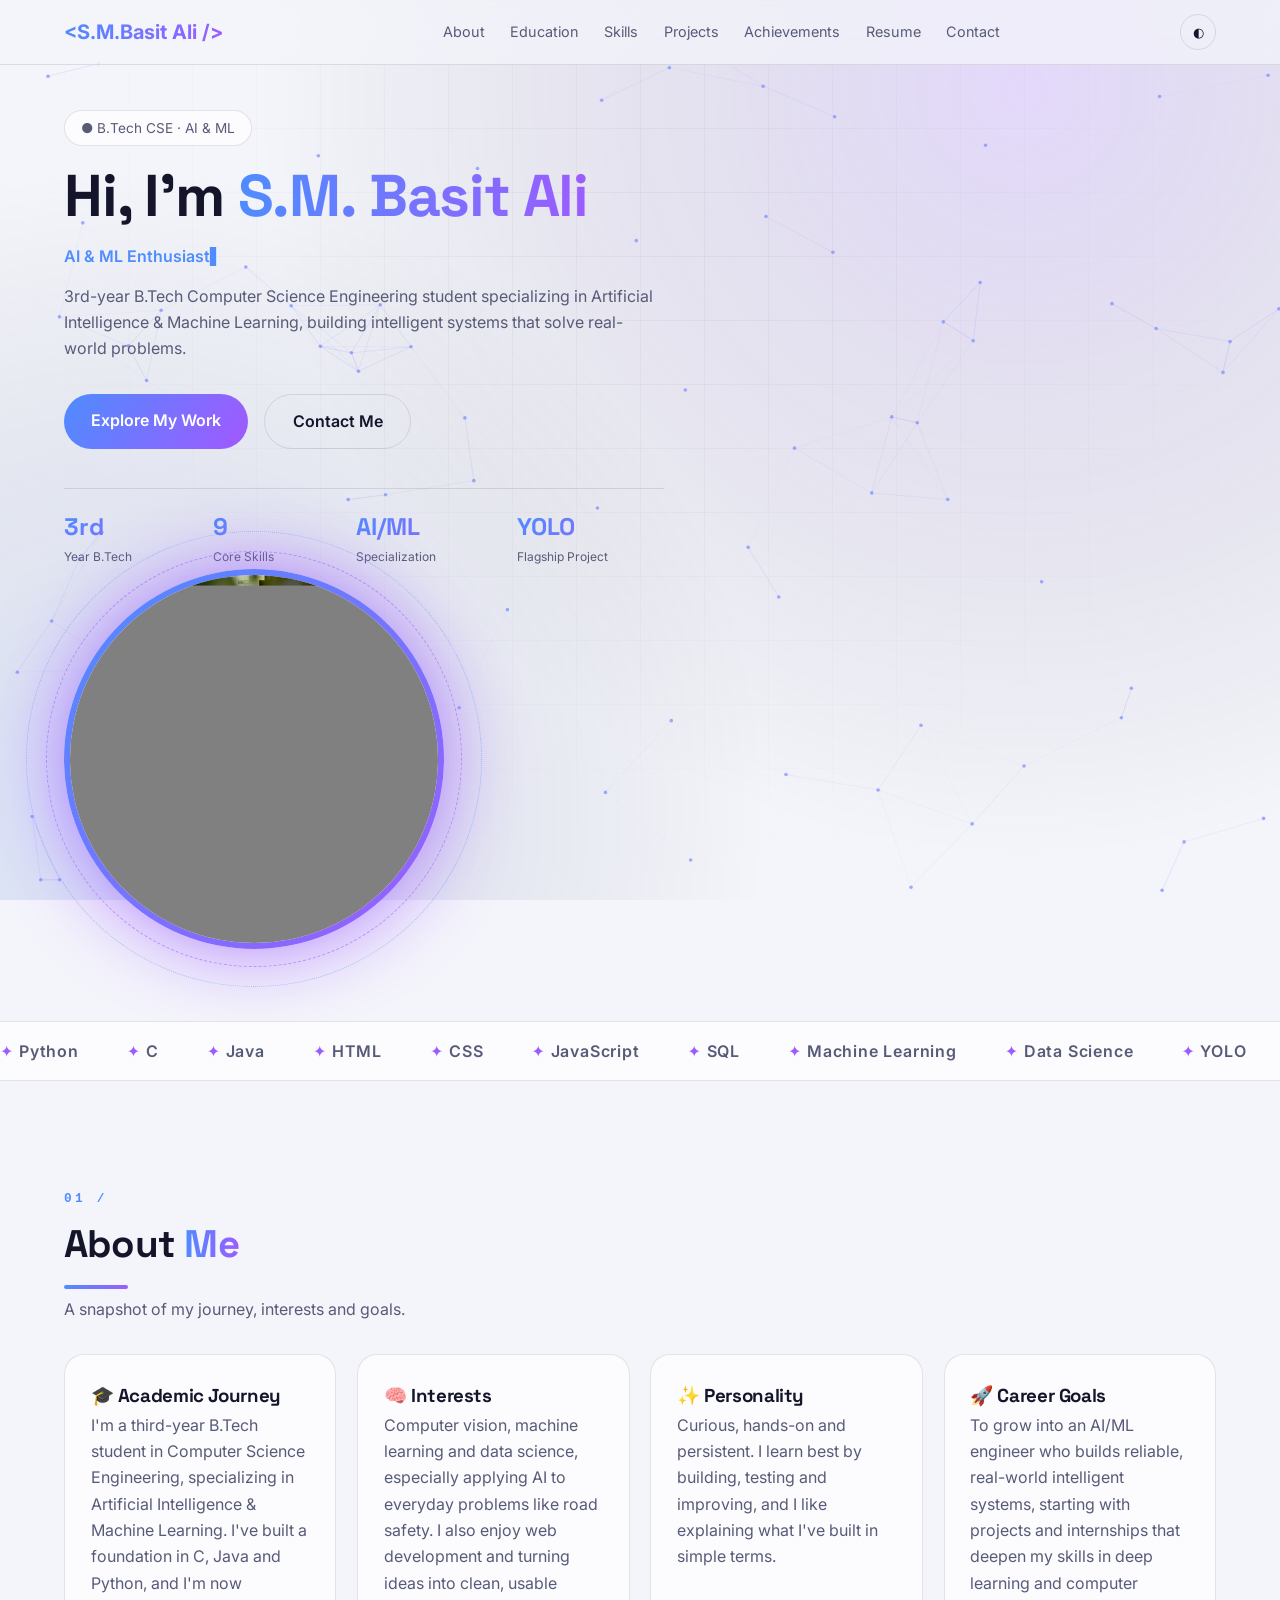
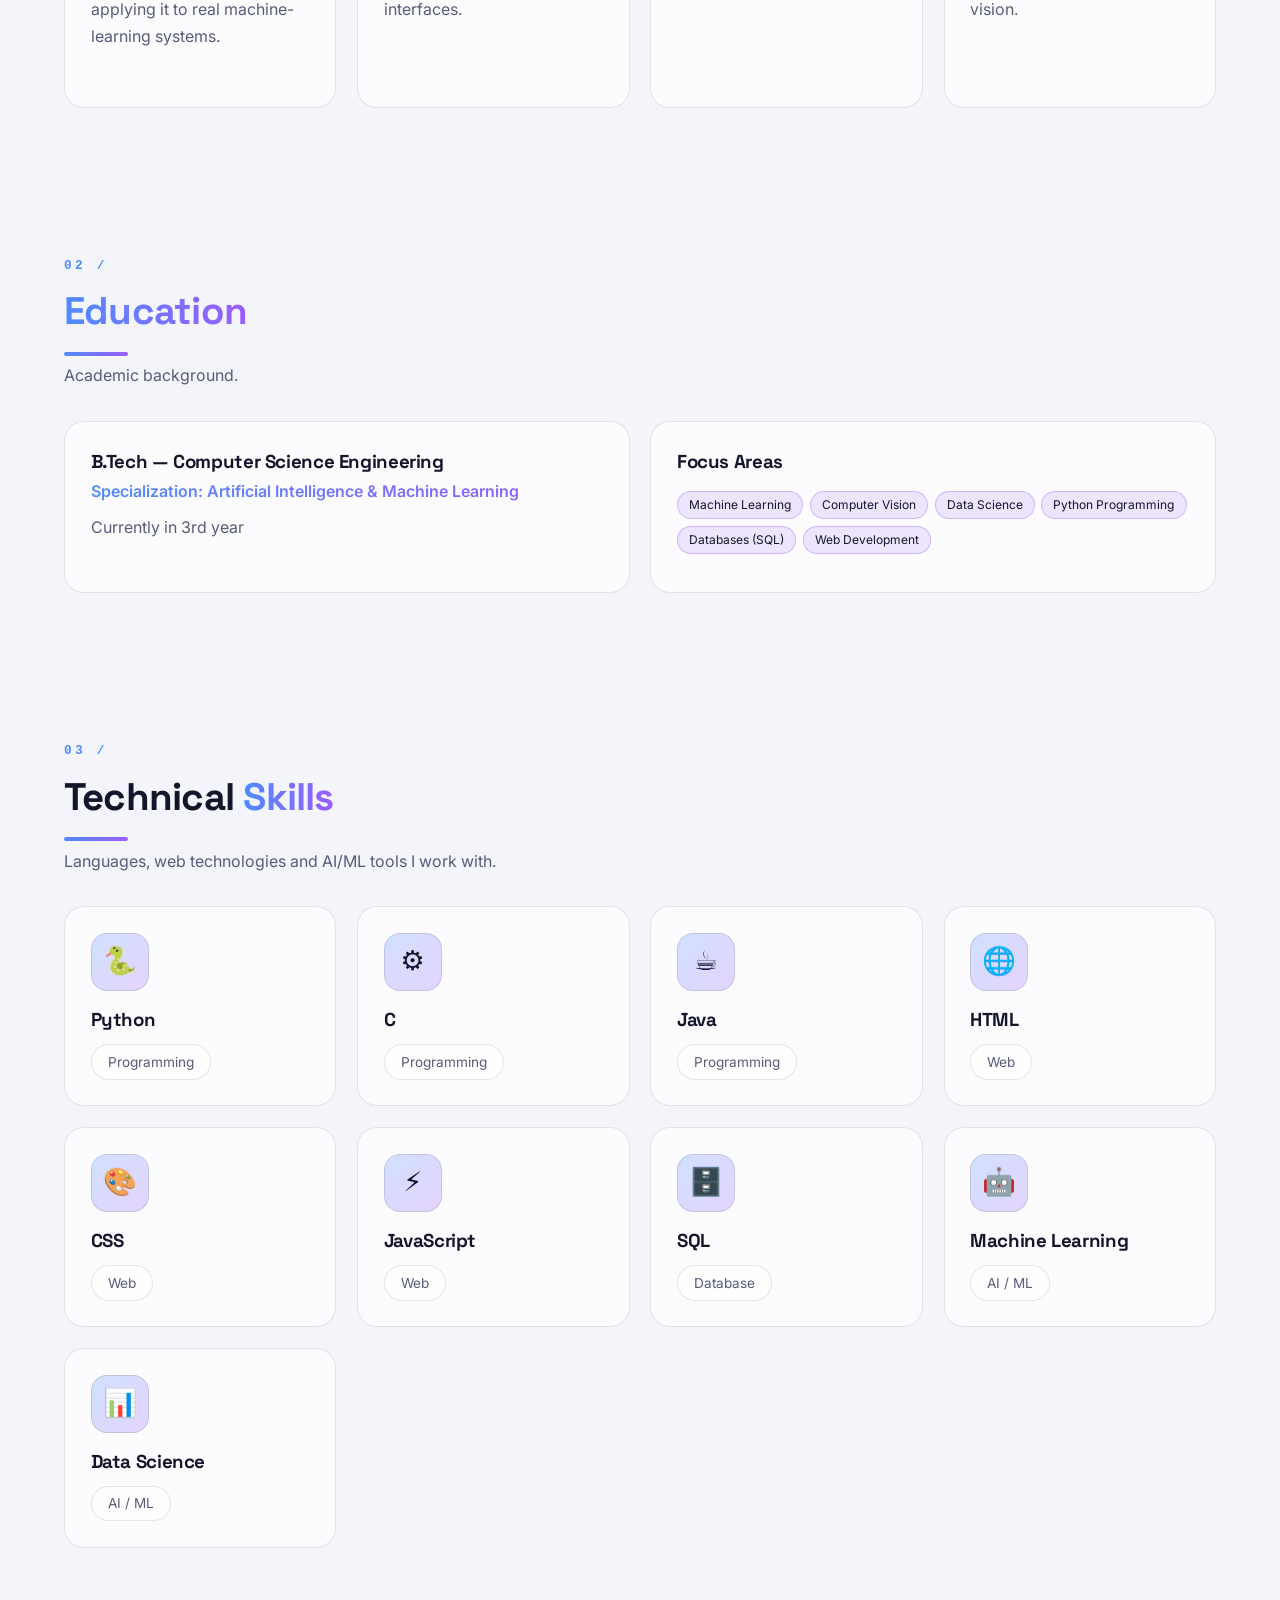
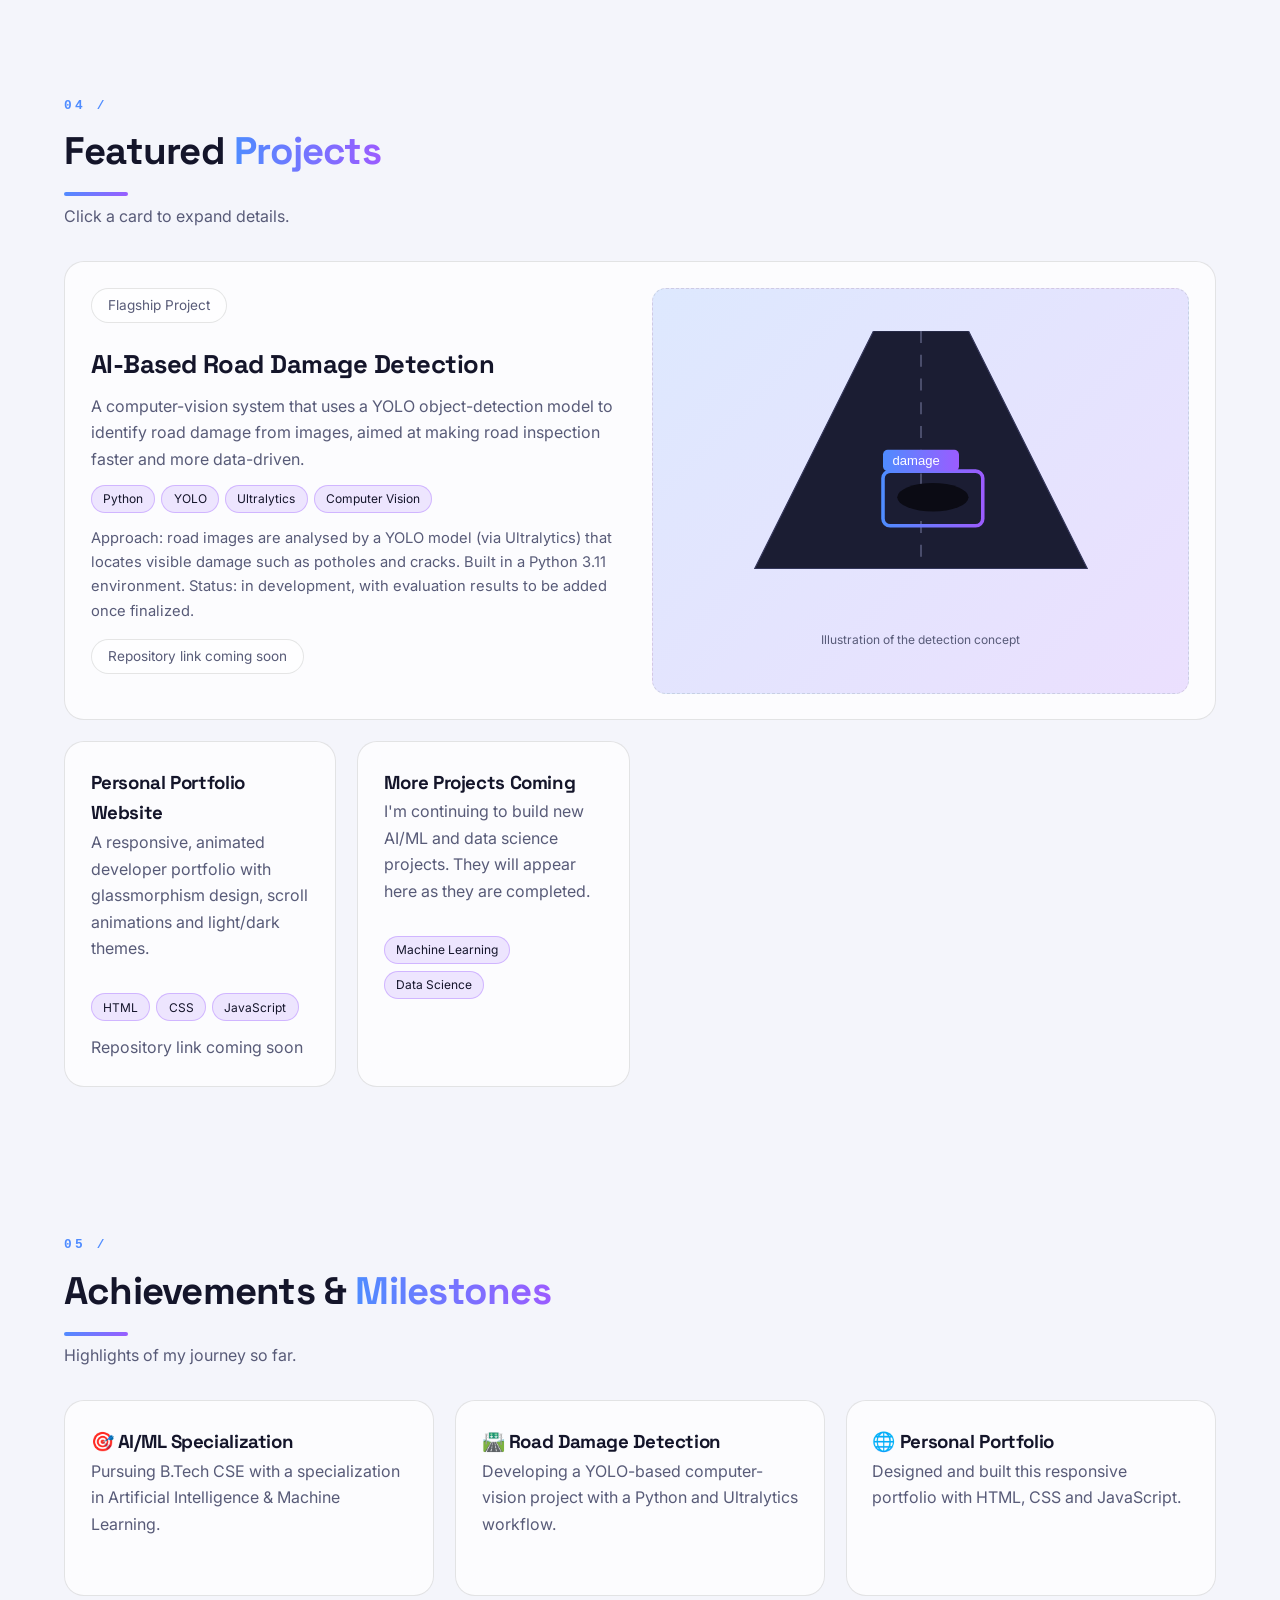
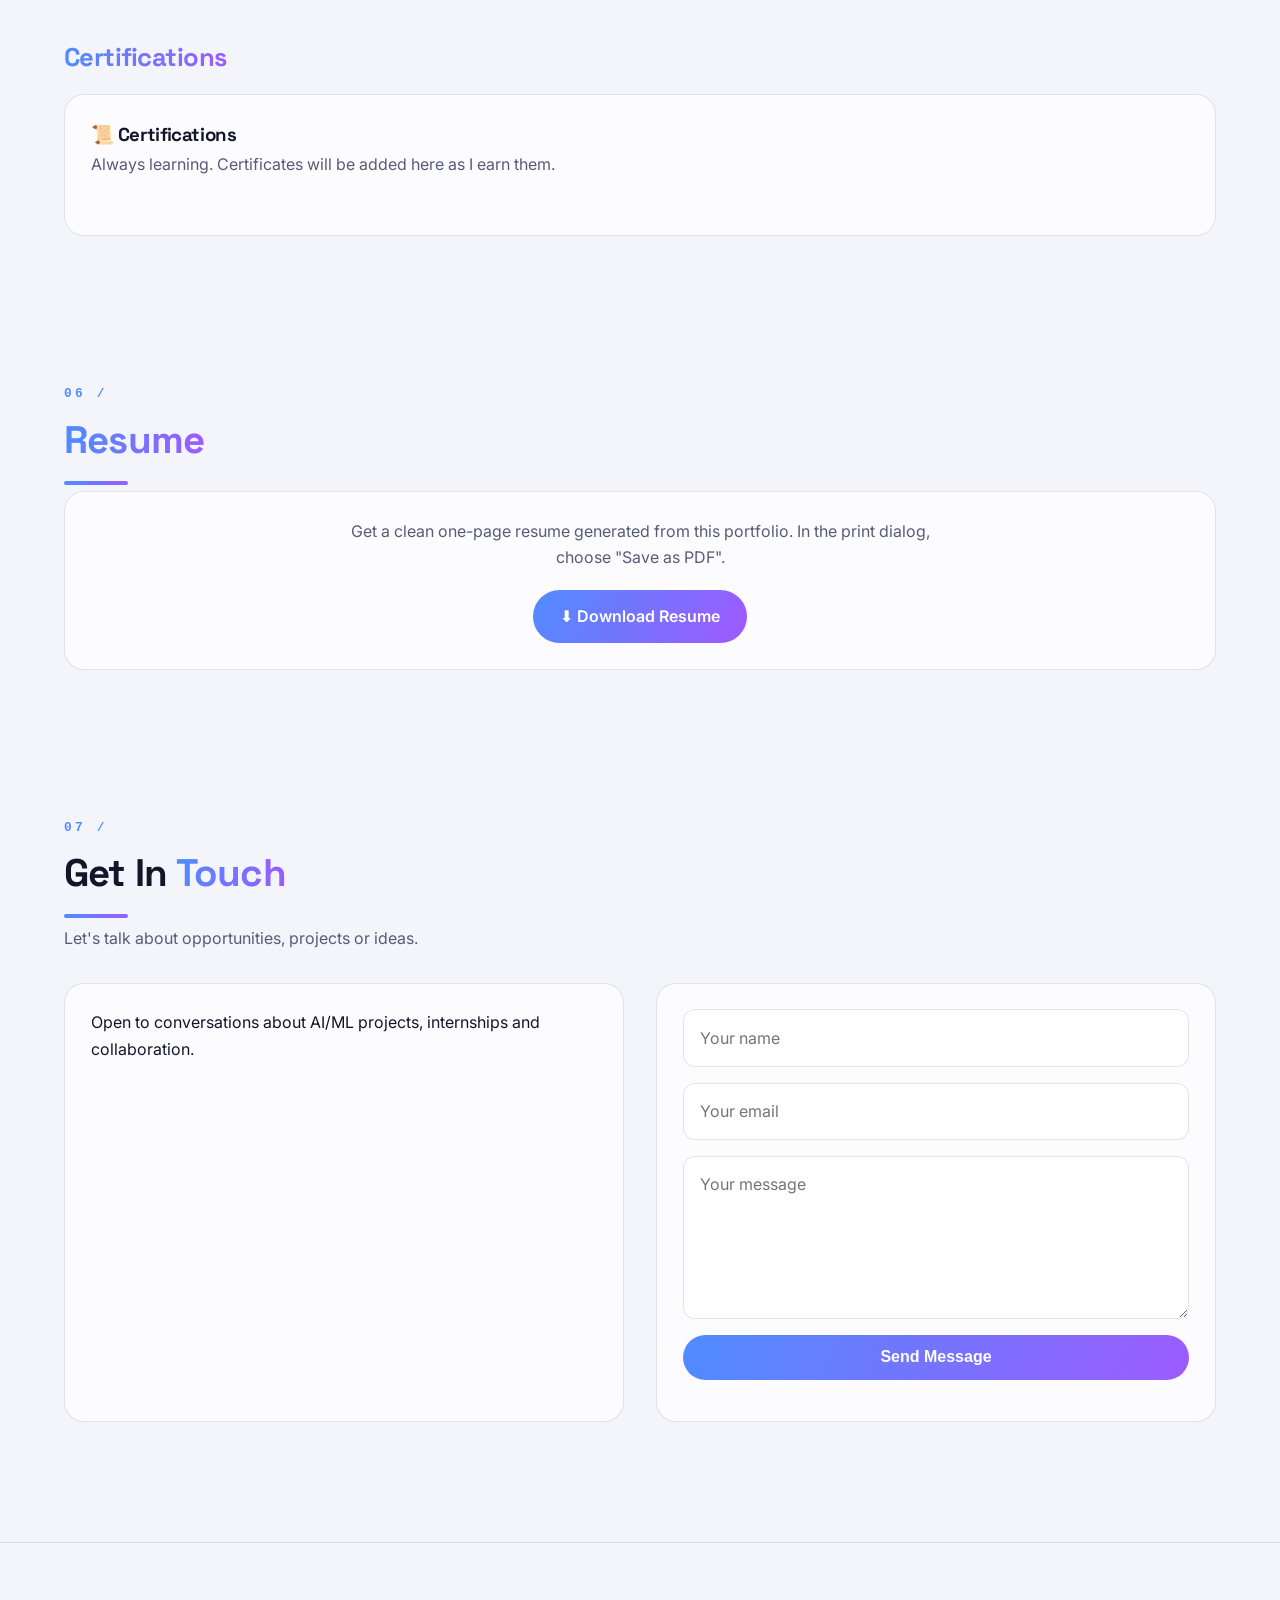
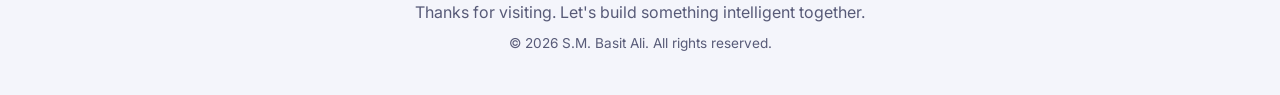
<file: index.html>
<!DOCTYPE html>
<html lang="en">
<head>
<meta charset="UTF-8">
<meta name="viewport" content="width=device-width, initial-scale=1, viewport-fit=cover">
<title>S.M. Basit Ali | AI & ML Portfolio</title>
<link rel="stylesheet" href="https://fonts.googleapis.com/css2?family=Inter:wght@400;600&family=Space+Grotesk:wght@500;700&display=swap">
<link rel="stylesheet" href="style.css">
</head>
<body>
<div id="prog"></div><div id="cg"></div><canvas id="bg"></canvas>
<nav>
 <a href="#hero" class="logo">&lt;S.M.Basit Ali /&gt;</a>
 <ul id="links">
  <li><a href="#about">About</a></li><li><a href="#education">Education</a></li><li><a href="#skills">Skills</a></li>
  <li><a href="#projects">Projects</a></li><li><a href="#achievements">Achievements</a></li><li><a href="#resume">Resume</a></li><li><a href="#contact">Contact</a></li>
 </ul>
 <div style="display:flex;gap:.6rem"><button id="theme" title="Toggle theme" aria-label="Toggle theme">◐</button><button id="menu" aria-label="Menu">☰</button></div>
</nav>

<section id="hero">
 <div>
  <span class="tag">● B.Tech CSE · AI &amp; ML</span>
  <h1>Hi, I'm <span class="grad">S.M. Basit Ali</span></h1>
  <p class="typed" id="typed"></p>
  <p class="sub" style="margin-top:.8rem">3rd-year B.Tech Computer Science Engineering student specializing in Artificial Intelligence &amp; Machine Learning, building intelligent systems that solve real-world problems.</p>
  <div class="cta"><a href="#projects" class="btn p">Explore My Work</a><a href="#contact" class="btn">Contact Me</a></div><div class="stats"><div><b>3rd</b><span>Year B.Tech</span></div><div><b>9</b><span>Core Skills</span></div><div><b>AI/ML</b><span>Specialization</span></div><div><b>YOLO</b><span>Flagship Project</span></div></div>
 <div class="avatar">
   <img src="[data-uri]" alt="S.M. Basit Ali">
 </div>
</section>

<div class="mq"><div><span>Python</span><span>C</span><span>Java</span><span>HTML</span><span>CSS</span><span>JavaScript</span><span>SQL</span><span>Machine Learning</span><span>Data Science</span><span>YOLO</span><span>Computer Vision</span><span>Python</span><span>C</span><span>Java</span><span>HTML</span><span>CSS</span><span>JavaScript</span><span>SQL</span><span>Machine Learning</span><span>Data Science</span><span>YOLO</span><span>Computer Vision</span></div></div>

<section id="about" class="fade">
 <h2>About <span>Me</span></h2>
 <p class="sub">A snapshot of my journey, interests and goals.</p>
 <div class="grid">
  <div class="glass"><h3>🎓 Academic Journey</h3><p class="sub">I'm a third-year B.Tech student in Computer Science Engineering, specializing in Artificial Intelligence &amp; Machine Learning. I've built a foundation in C, Java and Python, and I'm now applying it to real machine-learning systems.</p></div>
  <div class="glass"><h3>🧠 Interests</h3><p class="sub">Computer vision, machine learning and data science, especially applying AI to everyday problems like road safety. I also enjoy web development and turning ideas into clean, usable interfaces.</p></div>
  <div class="glass"><h3>✨ Personality</h3><p class="sub">Curious, hands-on and persistent. I learn best by building, testing and improving, and I like explaining what I've built in simple terms.</p></div>
  <div class="glass"><h3>🚀 Career Goals</h3><p class="sub">To grow into an AI/ML engineer who builds reliable, real-world intelligent systems, starting with projects and internships that deepen my skills in deep learning and computer vision.</p></div>
 </div>
</section>

<section id="education" class="fade">
 <h2><span>Education</span></h2>
 <p class="sub">Academic background.</p>
 <div class="grid">
  <div class="glass"><h3>B.Tech — Computer Science Engineering</h3><p class="grad" style="font-weight:600">Specialization: Artificial Intelligence &amp; Machine Learning</p><p class="sub" style="margin:.6rem 0 0">Currently in 3rd year<span data-show="college"> · <span data-text="college"></span></span><span data-show="cgpa"> · CGPA: <span data-text="cgpa"></span></span></p></div>
  <div class="glass"><h3>Focus Areas</h3><div class="chips"><span>Machine Learning</span><span>Computer Vision</span><span>Data Science</span><span>Python Programming</span><span>Databases (SQL)</span><span>Web Development</span></div></div>
 </div>
</section>

<section id="skills" class="fade">
 <h2>Technical <span>Skills</span></h2>
 <p class="sub">Languages, web technologies and AI/ML tools I work with.</p>
 <div class="grid" id="skillgrid"></div>
</section>

<section id="projects" class="fade">
 <h2>Featured <span>Projects</span></h2>
 <p class="sub">Click a card to expand details.</p>
 <div class="grid">
  <div class="glass proj feat open">
   <div>
    <span class="tag">Flagship Project</span>
    <h3 style="font-size:1.6rem">AI-Based Road Damage Detection</h3>
    <p class="sub" style="margin:.5rem 0">A computer-vision system that uses a YOLO object-detection model to identify road damage from images, aimed at making road inspection faster and more data-driven.</p>
    <div class="chips"><span>Python</span><span>YOLO</span><span>Ultralytics</span><span>Computer Vision</span></div>
    <div class="more"><p>Approach: road images are analysed by a YOLO model (via Ultralytics) that locates visible damage such as potholes and cracks. Built in a Python 3.11 environment. Status: in development, with evaluation results to be added once finalized.</p></div>
    <p style="margin-top:1rem"><a class="btn p" data-link="github">View on GitHub ↗</a><span class="tag" data-hide="github">Repository link coming soon</span></p>
   </div>
   <div class="viz" style="flex-direction:column"><svg viewBox="0 0 320 200" width="100%" style="max-width:380px"><defs><linearGradient id="rg" x1="0" x2="1"><stop offset="0" stop-color="#4f8cff"/><stop offset="1" stop-color="#9b5cff"/></linearGradient></defs><path d="M120 0 L200 0 L300 200 L20 200Z" fill="#1b1d33" stroke="#33365a"/><path d="M160 0 V200" stroke="#6b6e92" stroke-dasharray="10 10"/><ellipse cx="170" cy="140" rx="30" ry="12" fill="#0b0b14"/><rect x="128" y="118" width="84" height="46" rx="6" fill="none" stroke="url(#rg)" stroke-width="3"/><rect x="128" y="100" width="64" height="18" rx="4" fill="url(#rg)"/><text x="136" y="113" fill="#fff" font-size="11" font-family="sans-serif">damage</text></svg><small>Illustration of the detection concept</small></div>
  </div>
  <div class="glass proj">
   <h3>Personal Portfolio Website</h3><p class="sub">A responsive, animated developer portfolio with glassmorphism design, scroll animations and light/dark themes.</p>
   <div class="chips"><span>HTML</span><span>CSS</span><span>JavaScript</span></div>
   <div class="more">Built from scratch with no frameworks: canvas particle background, interactive project cards, scroll-reveal animations and a print-ready resume.</div>
   <p><a data-link="github">GitHub ↗</a><span class="sub" data-hide="github">Repository link coming soon</span></p>
  </div>
  <div class="glass proj">
   <h3>More Projects Coming</h3><p class="sub">I'm continuing to build new AI/ML and data science projects. They will appear here as they are completed.</p>
   <div class="chips"><span>Machine Learning</span><span>Data Science</span></div>
   <div class="more">Next steps include deepening my work in deep learning and computer vision.</div>
  </div>
 </div>
</section>

<section id="achievements" class="fade">
 <h2>Achievements &amp; <span>Milestones</span></h2>
 <p class="sub">Highlights of my journey so far.</p>
 <div class="grid" id="achgrid">
  <div class="glass"><h3>🎯 AI/ML Specialization</h3><p class="sub">Pursuing B.Tech CSE with a specialization in Artificial Intelligence &amp; Machine Learning.</p></div>
  <div class="glass"><h3>🛣️ Road Damage Detection</h3><p class="sub">Developing a YOLO-based computer-vision project with a Python and Ultralytics workflow.</p></div>
  <div class="glass"><h3>🌐 Personal Portfolio</h3><p class="sub">Designed and built this responsive portfolio with HTML, CSS and JavaScript.</p></div>
 </div>
 <h2 style="margin-top:2.5rem;font-size:1.6rem"><span>Certifications</span></h2>
 <div class="grid" id="certgrid" style="margin-top:1rem"></div>
</section>

<section id="resume" class="fade">
 <h2><span>Resume</span></h2>
 <div class="glass" style="text-align:center">
  <p class="sub" style="margin:0 auto 1.2rem">Get a clean one-page resume generated from this portfolio. In the print dialog, choose "Save as PDF".</p>
  <a class="btn p" id="rbtn" href="#">⬇ Download Resume</a>
 </div>
</section>

<section id="contact" class="fade">
 <h2>Get In <span>Touch</span></h2>
 <p class="sub">Let's talk about opportunities, projects or ideas.</p>
 <div class="two">
  <div class="glass">
   <p>Open to conversations about AI/ML projects, internships and collaboration.</p><br>
   <p data-show="email">📧 <a data-link="email" data-text="email"></a></p>
   <p data-show="linkedin">💼 <a data-link="linkedin">LinkedIn profile ↗</a></p>
   <p data-show="github">💻 <a data-link="github">GitHub profile ↗</a></p>
  </div>
  <form class="glass" id="cform">
   <input required placeholder="Your name"><input required type="email" placeholder="Your email"><textarea required rows="5" placeholder="Your message"></textarea>
   <button class="btn p" type="submit">Send Message</button>
   <p id="note" class="sub" style="margin:0"></p>
  </form>
 </div>
</section>

<footer>
 <div class="soc"><a data-link="github" aria-label="GitHub">GH</a><a data-link="linkedin" aria-label="LinkedIn">in</a><a data-link="email" aria-label="Email">@</a></div>
 <p>Thanks for visiting. Let's build something intelligent together.</p>
 <p style="font-size:.85rem;margin-top:.4rem">© <span id="yr"></span> S.M. Basit Ali. All rights reserved.</p>
</footer>

<div id="rp"><h1>S.M. Basit Ali</h1><p>B.Tech Computer Science Engineering (AI &amp; ML) · 3rd Year<span data-show="email"> · <span data-text="email"></span></span></p>
<h2>Education</h2><p>B.Tech, Computer Science Engineering. Specialization: Artificial Intelligence &amp; Machine Learning (currently 3rd year)<span data-show="college">, <span data-text="college"></span></span></p>
<h2>Technical Skills</h2><p>Python, C, Java, HTML, CSS, JavaScript, SQL, Machine Learning, Data Science</p>
<h2>Projects</h2><ul><li><b>AI-Based Road Damage Detection</b>: YOLO (Ultralytics) computer-vision project in Python to detect road damage from images.</li><li><b>Personal Portfolio Website</b>: responsive site built with HTML, CSS and JavaScript.</li></ul></div>

<script src="script.js"></script>
</body>
</html>
</file>
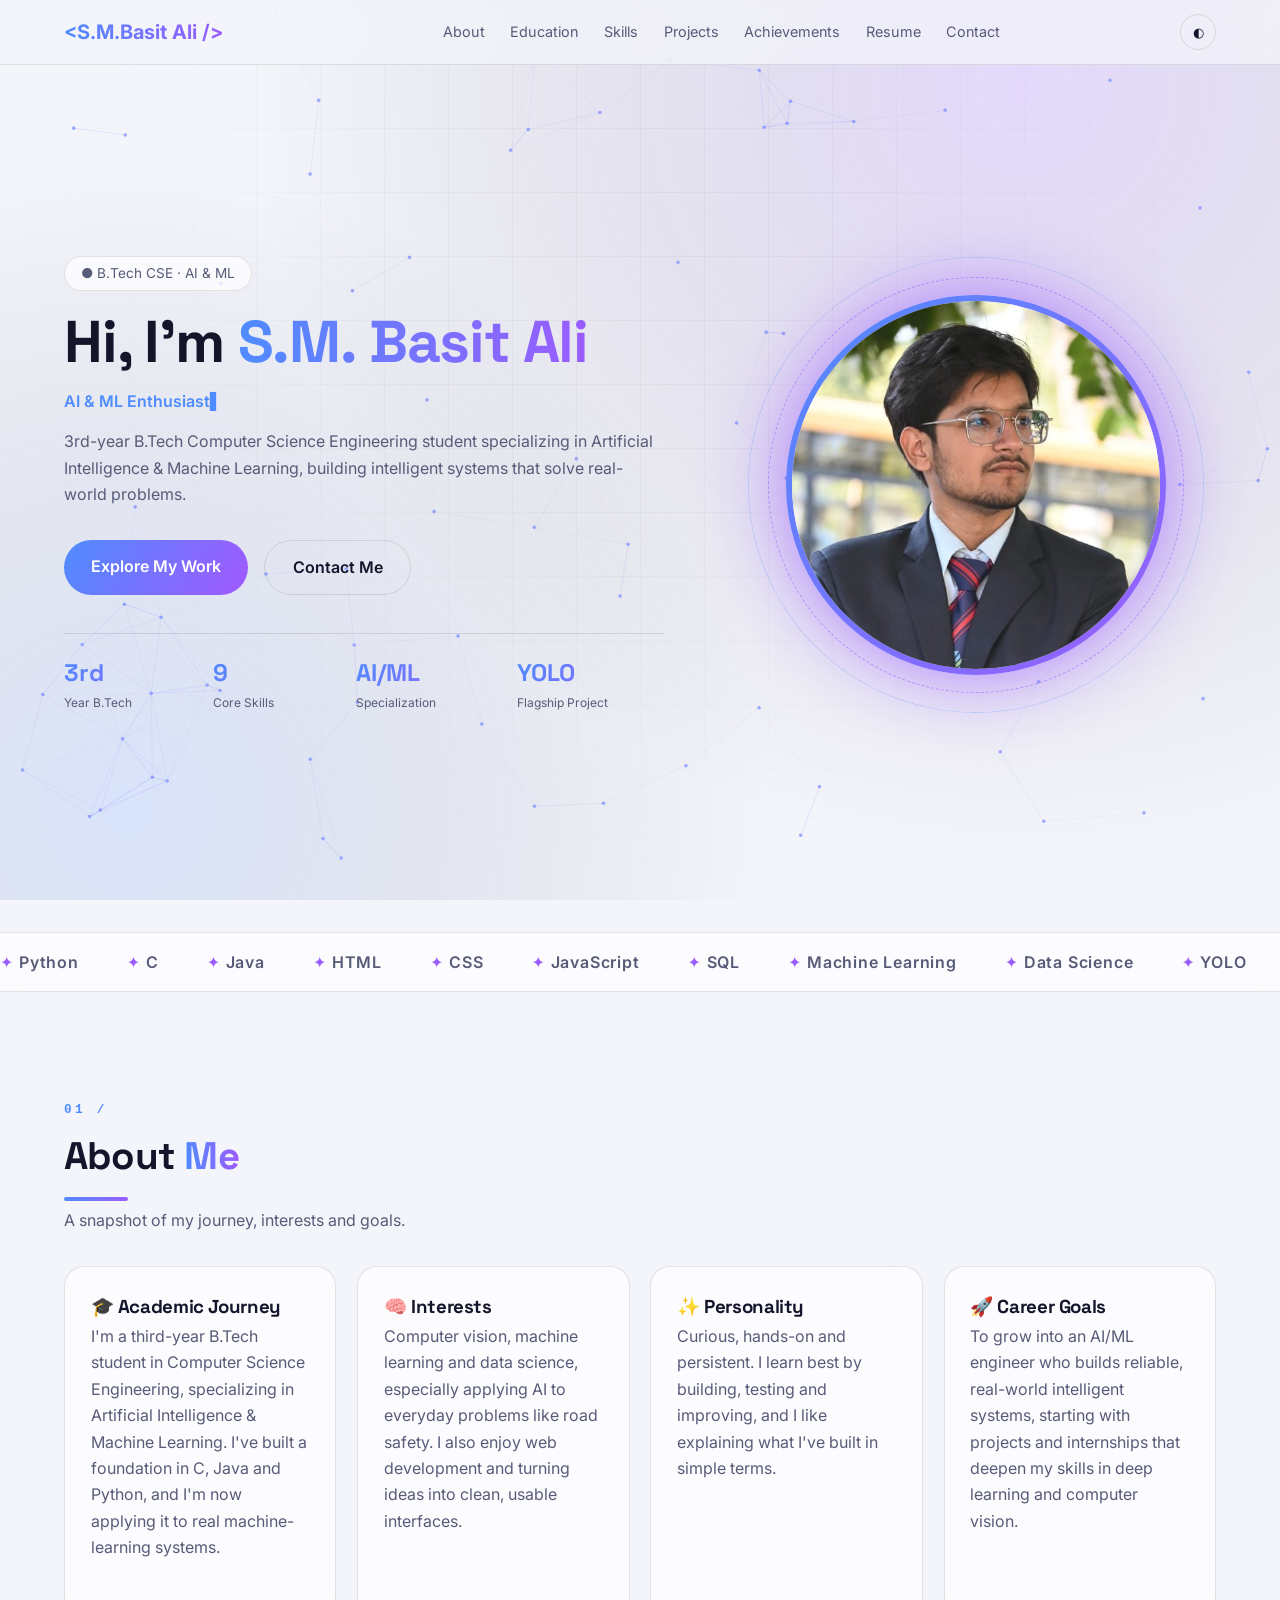
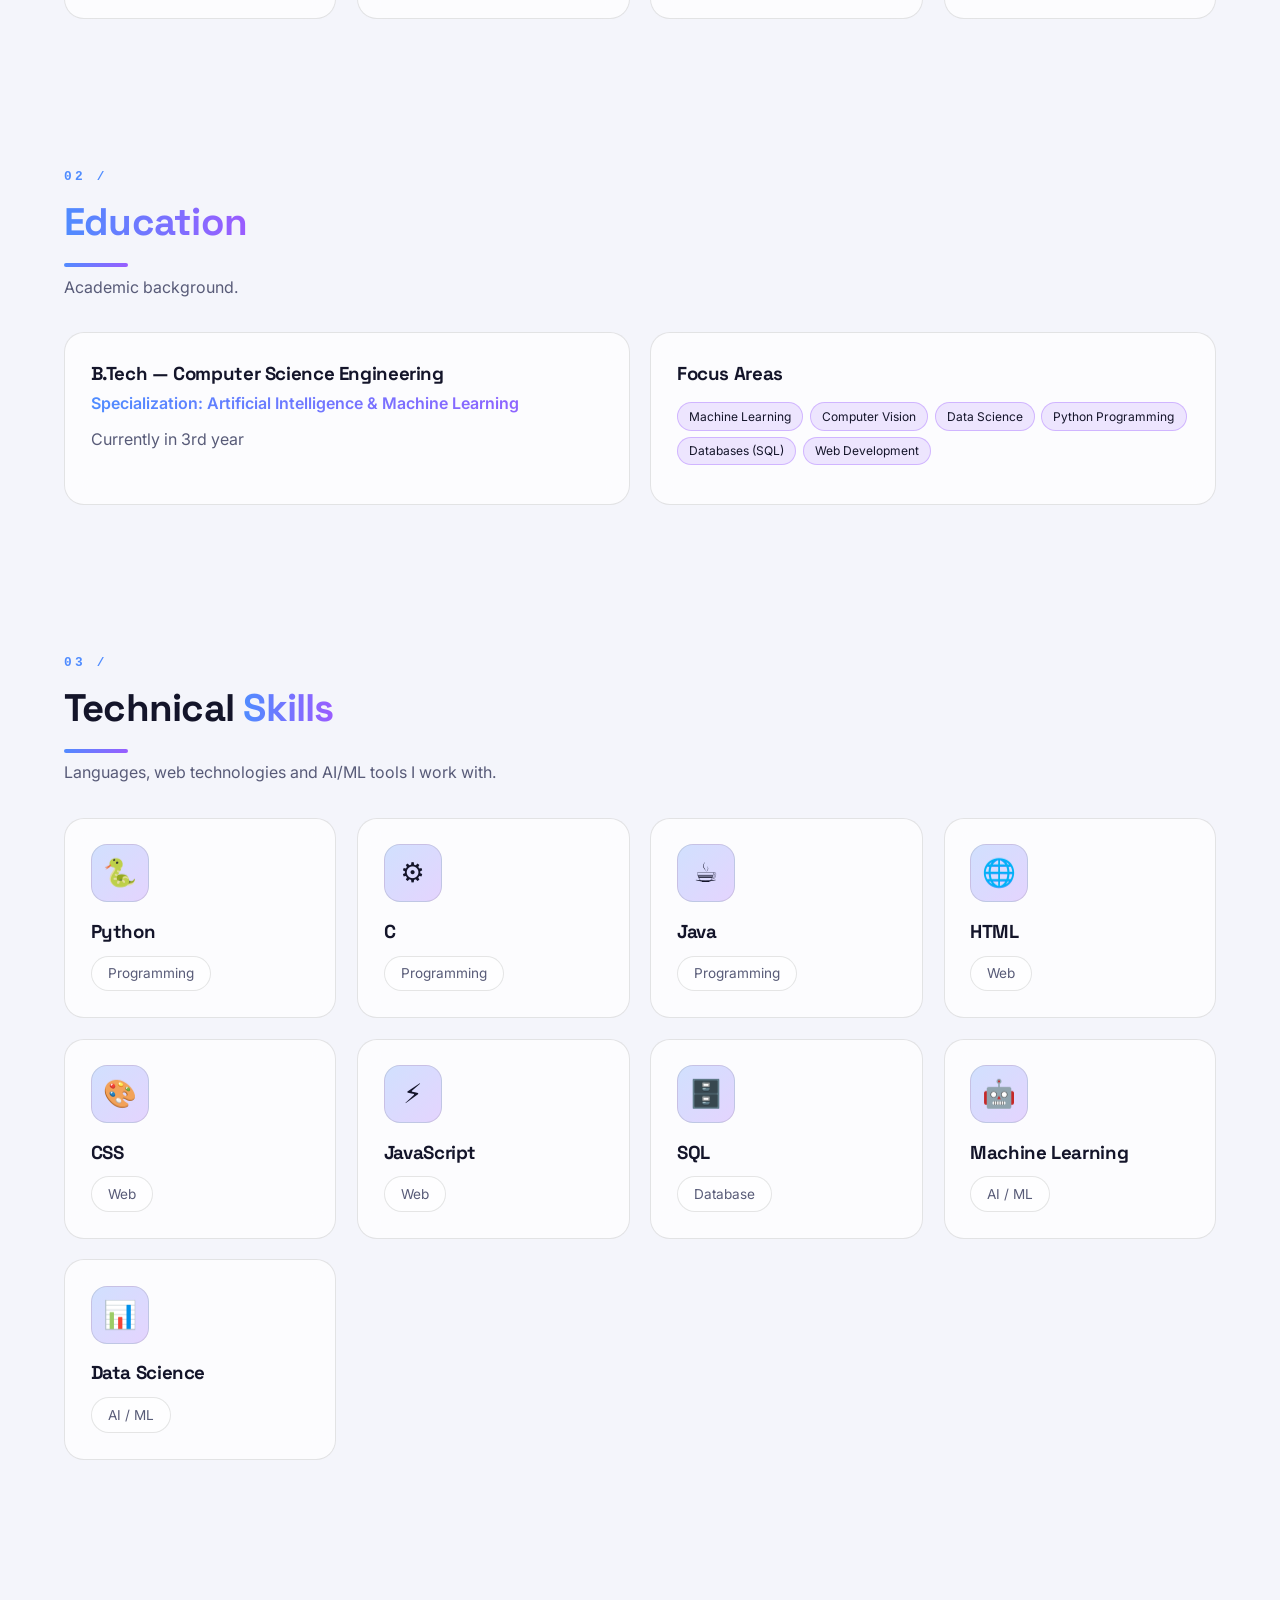
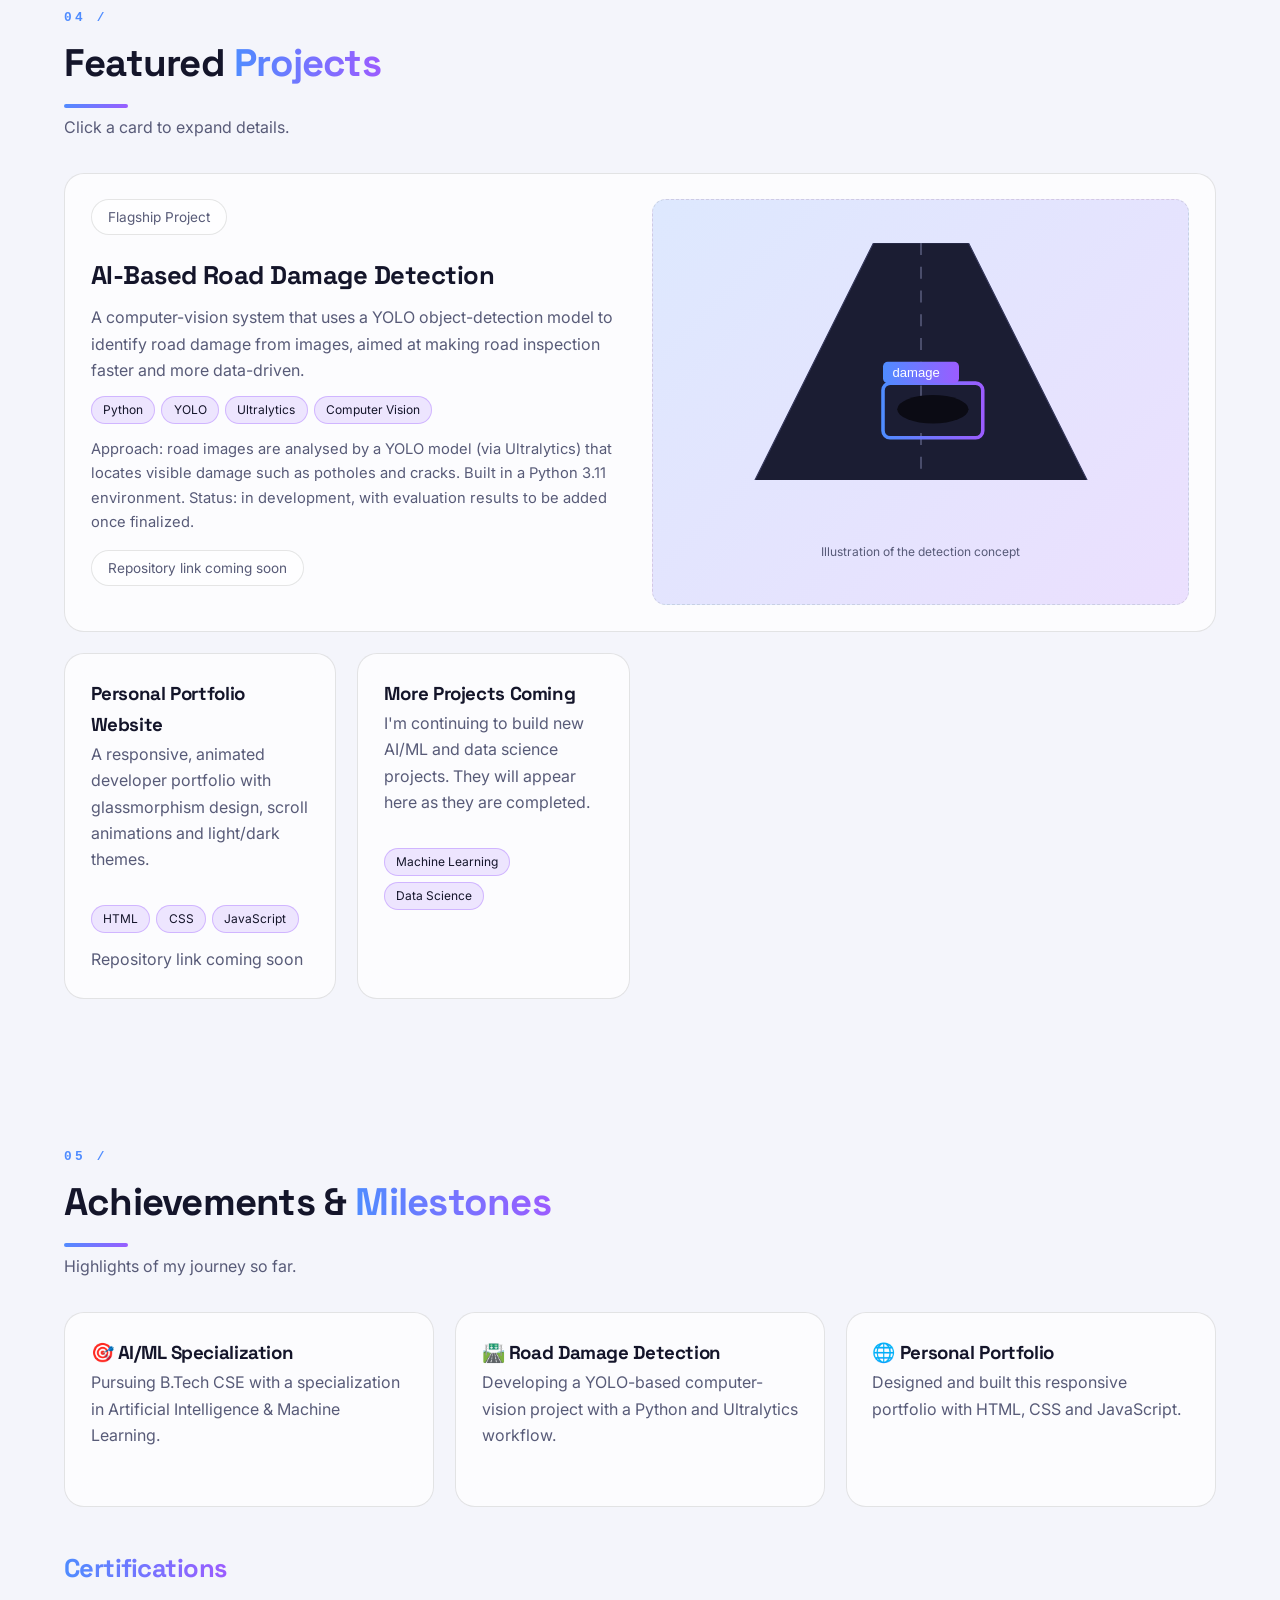
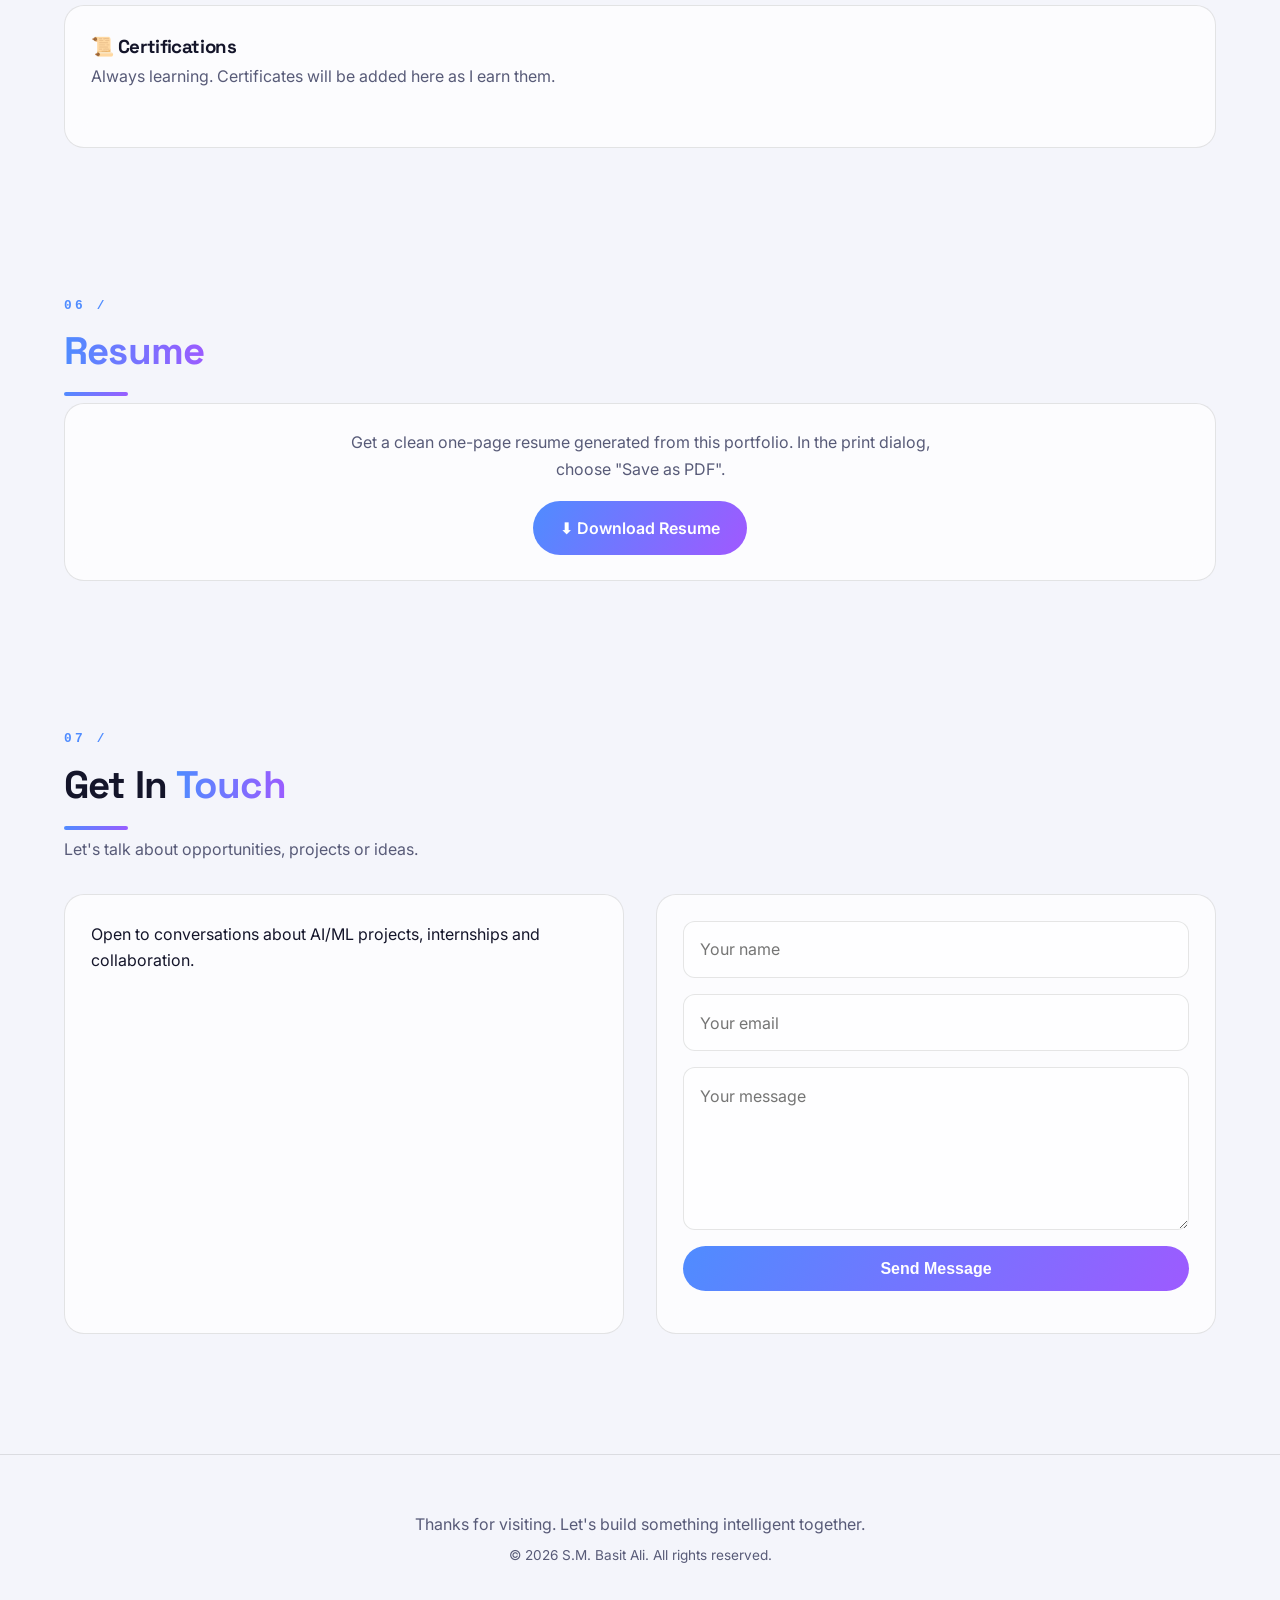
<file: po.html>
<!DOCTYPE html>
<html lang="en">
<head>
<meta charset="UTF-8">
<meta name="viewport" content="width=device-width, initial-scale=1, viewport-fit=cover">
<title>S.M. Basit Ali | AI & ML Portfolio</title>
<link rel="stylesheet" href="https://fonts.googleapis.com/css2?family=Inter:wght@400;600&family=Space+Grotesk:wght@500;700&display=swap">
<style>
:root{--bg:#07070d;--card:rgba(255,255,255,.04);--bd:rgba(255,255,255,.1);--tx:#e8e9f3;--mu:#9a9db5;--a:#4f8cff;--b:#9b5cff;--g:linear-gradient(135deg,#4f8cff,#9b5cff);box-sizing:border-box;padding-top:env(safe-area-inset-top,0px);padding-bottom:env(safe-area-inset-bottom,0px)}
:root[data-theme="light"]{--bg:#f4f5fb;--card:rgba(255,255,255,.7);--bd:rgba(0,0,0,.1);--tx:#14152a;--mu:#585b78}
@media (prefers-color-scheme:light){:root:not([data-theme="dark"]){--bg:#f4f5fb;--card:rgba(255,255,255,.7);--bd:rgba(0,0,0,.1);--tx:#14152a;--mu:#585b78}}
*{box-sizing:border-box;margin:0}
html{scroll-behavior:smooth;scroll-padding-top:80px}
body{background:var(--bg);color:var(--tx);font-family:'Segoe UI',system-ui,-apple-system,sans-serif;line-height:1.65;font-size:clamp(16px,1.1vw,20px);overflow-x:hidden}
canvas#bg{position:fixed;inset:0;z-index:-1;width:100%;height:100%}
a{color:inherit;text-decoration:none}
nav{position:fixed;top:env(safe-area-inset-top,0px);left:0;right:0;z-index:50;display:flex;justify-content:space-between;align-items:center;padding:14px 5vw;backdrop-filter:blur(16px);background:color-mix(in srgb,var(--bg) 70%,transparent);border-bottom:1px solid var(--bd)}
.logo{font-weight:700;font-size:1.25rem;background:var(--g);-webkit-background-clip:text;background-clip:text;color:transparent}
nav ul{display:flex;gap:1.6rem;list-style:none;font-size:.9rem;color:var(--mu)}
nav ul a:hover,nav ul a.on{color:var(--tx)}
#menu{display:none;background:none;border:1px solid var(--bd);color:var(--tx);border-radius:8px;padding:6px 10px;font-size:1.1rem}
section{padding:110px 5vw 40px;max-width:1300px;margin:auto}
h2{font-size:clamp(1.8rem,3vw,2.8rem);margin-bottom:.4rem}
h2 span,.grad{background:var(--g);-webkit-background-clip:text;background-clip:text;color:transparent}
.sub{color:var(--mu);margin-bottom:2rem;max-width:60ch}
.glass{background:var(--card);border:1px solid var(--bd);border-radius:20px;padding:1.6rem;backdrop-filter:blur(14px);transition:transform .35s,border-color .35s,box-shadow .35s}
.glass:hover{transform:translateY(-6px);border-color:var(--b);box-shadow:0 18px 50px -18px var(--b)}
.grid{display:grid;grid-template-columns:repeat(auto-fit,minmax(250px,1fr));gap:1.3rem}
.btn{display:inline-block;padding:.85rem 1.7rem;border-radius:999px;font-weight:600;border:1px solid var(--bd);transition:.3s;cursor:pointer;color:var(--tx);background:transparent;font-size:1rem}
.btn.p{background:var(--g);border:0;color:#fff}
.btn:hover{transform:translateY(-3px);box-shadow:0 10px 30px -10px var(--a)}
#hero{min-height:100vh;display:grid;grid-template-columns:1.3fr 1fr;align-items:center;gap:3rem}
.tag{display:inline-block;padding:.35rem 1rem;border:1px solid var(--bd);border-radius:999px;color:var(--mu);font-size:.85rem;margin-bottom:1.2rem;background:var(--card)}
#hero h1{font-size:clamp(2.2rem,4.6vw,4.2rem);line-height:1.05;margin-bottom:1rem}
.typed{color:var(--a);min-height:1.7em;font-weight:600}
.cta{display:flex;gap:1rem;flex-wrap:wrap;margin-top:1.8rem}
.avatar{justify-self:center;width:min(380px,80%);aspect-ratio:1;border-radius:50%;padding:6px;background:var(--g);animation:float 6s ease-in-out infinite;box-shadow:0 0 90px -10px var(--b)}
.avatar div{width:100%;height:100%;border-radius:50%;background:var(--bg);display:grid;place-items:center;text-align:center;color:var(--mu);font-size:.9rem;padding:2rem}
@keyframes float{50%{transform:translateY(-16px)}}
.fade{opacity:0;transform:translateY(34px);transition:opacity .8s,transform .8s}
.fade.in{opacity:1;transform:none}
.ph{color:#f5b84f;font-style:italic}
.skill i{font-style:normal;font-size:1.7rem;display:block;margin-bottom:.4rem}
.bar{height:6px;background:var(--bd);border-radius:6px;margin-top:.8rem;overflow:hidden}
.bar b{display:block;height:100%;width:0;background:var(--g);border-radius:6px;transition:width 1.3s}
.proj{cursor:pointer;position:relative}
.proj .more{max-height:0;overflow:hidden;transition:max-height .5s;color:var(--mu);font-size:.92rem}
.proj.open .more{max-height:260px;margin-top:.8rem}
.chips{display:flex;flex-wrap:wrap;gap:.4rem;margin:.8rem 0}
.chips span{font-size:.75rem;padding:.2rem .7rem;border-radius:999px;background:rgba(155,92,255,.15);border:1px solid rgba(155,92,255,.35)}
.feat{grid-column:1/-1;display:grid;grid-template-columns:1fr 1fr;gap:1.5rem}
.viz{border-radius:14px;background:linear-gradient(135deg,rgba(79,140,255,.18),rgba(155,92,255,.18));display:grid;place-items:center;min-height:200px;color:var(--mu);text-align:center;padding:1rem;border:1px dashed var(--bd)}
form{display:grid;gap:1rem}
input,textarea{width:100%;padding:.9rem 1rem;border-radius:12px;border:1px solid var(--bd);background:var(--card);color:var(--tx);font:inherit}
input:focus,textarea:focus{outline:2px solid var(--a)}
.two{display:grid;grid-template-columns:1fr 1fr;gap:2rem}
footer{margin-top:5rem;padding:2.5rem 5vw;text-align:center;border-top:1px solid var(--bd);color:var(--mu)}
.soc{display:flex;gap:1rem;justify-content:center;margin-bottom:1rem}
.soc a{width:44px;height:44px;border-radius:50%;display:grid;place-items:center;border:1px solid var(--bd);transition:.3s;font-size:.8rem;font-weight:700}
.soc a:hover{background:var(--g);color:#fff;transform:translateY(-4px)}
#theme{background:none;border:1px solid var(--bd);color:var(--tx);border-radius:50%;width:36px;height:36px;cursor:pointer}
@media(max-width:860px){#hero,.two,.feat{grid-template-columns:1fr}.avatar{order:-1;width:55%}nav ul{display:none;position:absolute;top:100%;left:0;right:0;flex-direction:column;padding:1rem 5vw;background:var(--bg);border-bottom:1px solid var(--bd)}nav ul.show{display:flex}#menu{display:block}}
@media(prefers-reduced-motion:reduce){*{animation:none!important;transition:none!important}}
.avatar img{width:100%;height:100%;border-radius:50%;object-fit:cover;object-position:50% 25%;background:var(--bg);display:block}.viz small{margin-top:.5rem;font-size:.75rem}#rp{display:none}@media print{body>*:not(#rp){display:none!important}body{background:#fff!important}#rp{display:block;color:#111;font:13px/1.5 Arial,sans-serif;padding:10px 20px}#rp h1{font-size:26px;margin:0}#rp h2{font-size:15px;border-bottom:1px solid #999;margin:16px 0 6px;padding-bottom:2px;text-transform:uppercase}#rp ul{margin:0;padding-left:18px}}

body{font-family:'Inter','Segoe UI',system-ui,sans-serif;counter-reset:s}
h1,h2,h3{font-family:'Space Grotesk','Inter',sans-serif;letter-spacing:-.02em}
section:not(#hero){counter-increment:s}
h2:not([style]):before{content:"0" counter(s) " /";display:block;font:600 .8rem monospace;letter-spacing:.25em;color:var(--a);margin-bottom:.4rem}
h2:not([style]):after{content:"";display:block;width:64px;height:4px;border-radius:4px;background:var(--g);margin-top:.6rem}
.grad,h2 span,.logo{background-image:linear-gradient(90deg,#4f8cff,#9b5cff,#4f8cff);background-size:200% auto;animation:shine 6s linear infinite}
@keyframes shine{to{background-position:200% center}}
body:before{content:"";position:fixed;inset:0;z-index:-1;background-image:linear-gradient(var(--bd) 1px,transparent 1px),linear-gradient(90deg,var(--bd) 1px,transparent 1px);background-size:64px 64px;opacity:.35;-webkit-mask-image:radial-gradient(ellipse at 50% 30%,#000 15%,transparent 75%);mask-image:radial-gradient(ellipse at 50% 30%,#000 15%,transparent 75%)}
#prog{position:fixed;top:0;left:0;height:3px;width:0;background:var(--g);z-index:60}
#cg{position:fixed;width:520px;height:520px;margin:-260px 0 0 -260px;border-radius:50%;background:radial-gradient(circle,rgba(130,110,255,.16),transparent 65%);pointer-events:none;z-index:-1;left:-999px;top:-999px}
nav ul a{position:relative;padding:4px 0;transition:color .3s}
nav ul a:after{content:"";position:absolute;left:0;right:0;bottom:-2px;height:2px;background:var(--g);transform:scaleX(0);transition:transform .3s}
nav ul a:hover:after,nav ul a.on:after{transform:scaleX(1)}
.glass{position:relative;overflow:hidden}
.glass:before{content:"";position:absolute;inset:0;background:radial-gradient(380px circle at var(--mx,50%) var(--my,50%),rgba(130,110,255,.2),transparent 45%);opacity:0;transition:opacity .3s;pointer-events:none}
.glass:hover:before{opacity:1}
.avatar{position:relative}
.avatar:before,.avatar:after{content:"";position:absolute;border-radius:50%;pointer-events:none}
.avatar:before{inset:-18px;border:1px dashed rgba(155,92,255,.55);animation:spin 22s linear infinite}
.avatar:after{inset:-38px;border:1px dotted rgba(79,140,255,.45);animation:spin 34s linear infinite reverse}
@keyframes spin{to{transform:rotate(360deg)}}
.stats{display:grid;grid-template-columns:repeat(4,auto);gap:1.6rem;margin-top:2.4rem;max-width:600px;padding-top:1.4rem;border-top:1px solid var(--bd)}
.stats b{display:block;font:700 1.5rem 'Space Grotesk',sans-serif;background:var(--g);-webkit-background-clip:text;background-clip:text;color:transparent}
.stats span{font-size:.75rem;color:var(--mu)}
.mq{overflow:hidden;border-block:1px solid var(--bd);padding:1rem 0;margin-top:2rem;background:var(--card);backdrop-filter:blur(10px)}
.mq div{display:flex;width:max-content;animation:mq 32s linear infinite;color:var(--mu);font-weight:600;white-space:nowrap;letter-spacing:.05em}
.mq span{padding-right:3rem}.mq span:before{content:"✦ ";color:var(--b)}
@keyframes mq{to{transform:translateX(-50%)}}
.skill i{width:58px;height:58px;border-radius:16px;display:grid;place-items:center;background:linear-gradient(135deg,rgba(79,140,255,.25),rgba(155,92,255,.25));border:1px solid var(--bd);margin-bottom:.9rem;transition:transform .35s}
.skill:hover i{transform:rotate(-8deg) scale(1.12)}
.rv{opacity:0}.rv.in{opacity:1;animation:up .7s var(--d,0ms) backwards}
@keyframes up{from{opacity:0;transform:translateY(30px) scale(.97)}}
.btn.p{background-image:linear-gradient(120deg,#4f8cff,#9b5cff,#4f8cff);background-size:200% auto;transition:.4s}
.btn.p:hover{background-position:right center}
@media(max-width:860px){.stats{grid-template-columns:repeat(2,auto)}}
@media(hover:none){#cg{display:none}}
@media print{body:before{display:none}}
</style>
</head>
<body>
<div id="prog"></div><div id="cg"></div><canvas id="bg"></canvas>
<nav>
 <a href="#hero" class="logo">&lt;S.M.Basit Ali /&gt;</a>
 <ul id="links">
  <li><a href="#about">About</a></li><li><a href="#education">Education</a></li><li><a href="#skills">Skills</a></li>
  <li><a href="#projects">Projects</a></li><li><a href="#achievements">Achievements</a></li><li><a href="#resume">Resume</a></li><li><a href="#contact">Contact</a></li>
 </ul>
 <div style="display:flex;gap:.6rem"><button id="theme" title="Toggle theme" aria-label="Toggle theme">◐</button><button id="menu" aria-label="Menu">☰</button></div>
</nav>

<section id="hero">
 <div>
  <span class="tag">● B.Tech CSE · AI &amp; ML</span>
  <h1>Hi, I'm <span class="grad">S.M. Basit Ali</span></h1>
  <p class="typed" id="typed"></p>
  <p class="sub" style="margin-top:.8rem">3rd-year B.Tech Computer Science Engineering student specializing in Artificial Intelligence &amp; Machine Learning, building intelligent systems that solve real-world problems.</p>
  <div class="cta"><a href="#projects" class="btn p">Explore My Work</a><a href="#contact" class="btn">Contact Me</a></div><div class="stats"><div><b>3rd</b><span>Year B.Tech</span></div><div><b>9</b><span>Core Skills</span></div><div><b>AI/ML</b><span>Specialization</span></div><div><b>YOLO</b><span>Flagship Project</span></div></div>
 </div>
 <div class="avatar"><img src="[data-uri]" alt="S.M. Basit Ali"></div>
</section>

<div class="mq"><div><span>Python</span><span>C</span><span>Java</span><span>HTML</span><span>CSS</span><span>JavaScript</span><span>SQL</span><span>Machine Learning</span><span>Data Science</span><span>YOLO</span><span>Computer Vision</span><span>Python</span><span>C</span><span>Java</span><span>HTML</span><span>CSS</span><span>JavaScript</span><span>SQL</span><span>Machine Learning</span><span>Data Science</span><span>YOLO</span><span>Computer Vision</span></div></div>

<section id="about" class="fade">
 <h2>About <span>Me</span></h2>
 <p class="sub">A snapshot of my journey, interests and goals.</p>
 <div class="grid">
  <div class="glass"><h3>🎓 Academic Journey</h3><p class="sub">I'm a third-year B.Tech student in Computer Science Engineering, specializing in Artificial Intelligence &amp; Machine Learning. I've built a foundation in C, Java and Python, and I'm now applying it to real machine-learning systems.</p></div>
  <div class="glass"><h3>🧠 Interests</h3><p class="sub">Computer vision, machine learning and data science, especially applying AI to everyday problems like road safety. I also enjoy web development and turning ideas into clean, usable interfaces.</p></div>
  <div class="glass"><h3>✨ Personality</h3><p class="sub">Curious, hands-on and persistent. I learn best by building, testing and improving, and I like explaining what I've built in simple terms.</p></div>
  <div class="glass"><h3>🚀 Career Goals</h3><p class="sub">To grow into an AI/ML engineer who builds reliable, real-world intelligent systems, starting with projects and internships that deepen my skills in deep learning and computer vision.</p></div>
 </div>
</section>

<section id="education" class="fade">
 <h2><span>Education</span></h2>
 <p class="sub">Academic background.</p>
 <div class="grid">
  <div class="glass"><h3>B.Tech — Computer Science Engineering</h3><p class="grad" style="font-weight:600">Specialization: Artificial Intelligence &amp; Machine Learning</p><p class="sub" style="margin:.6rem 0 0">Currently in 3rd year<span data-show="college"> · <span data-text="college"></span></span><span data-show="cgpa"> · CGPA: <span data-text="cgpa"></span></span></p></div>
  <div class="glass"><h3>Focus Areas</h3><div class="chips"><span>Machine Learning</span><span>Computer Vision</span><span>Data Science</span><span>Python Programming</span><span>Databases (SQL)</span><span>Web Development</span></div></div>
 </div>
</section>

<section id="skills" class="fade">
 <h2>Technical <span>Skills</span></h2>
 <p class="sub">Languages, web technologies and AI/ML tools I work with.</p>
 <div class="grid" id="skillgrid"></div>
</section>

<section id="projects" class="fade">
 <h2>Featured <span>Projects</span></h2>
 <p class="sub">Click a card to expand details.</p>
 <div class="grid">
  <div class="glass proj feat open">
   <div>
    <span class="tag">Flagship Project</span>
    <h3 style="font-size:1.6rem">AI-Based Road Damage Detection</h3>
    <p class="sub" style="margin:.5rem 0">A computer-vision system that uses a YOLO object-detection model to identify road damage from images, aimed at making road inspection faster and more data-driven.</p>
    <div class="chips"><span>Python</span><span>YOLO</span><span>Ultralytics</span><span>Computer Vision</span></div>
    <div class="more"><p>Approach: road images are analysed by a YOLO model (via Ultralytics) that locates visible damage such as potholes and cracks. Built in a Python 3.11 environment. Status: in development, with evaluation results to be added once finalized.</p></div>
    <p style="margin-top:1rem"><a class="btn p" data-link="github">View on GitHub ↗</a><span class="tag" data-hide="github">Repository link coming soon</span></p>
   </div>
   <div class="viz" style="flex-direction:column"><svg viewBox="0 0 320 200" width="100%" style="max-width:380px"><defs><linearGradient id="rg" x1="0" x2="1"><stop offset="0" stop-color="#4f8cff"/><stop offset="1" stop-color="#9b5cff"/></linearGradient></defs><path d="M120 0 L200 0 L300 200 L20 200Z" fill="#1b1d33" stroke="#33365a"/><path d="M160 0 V200" stroke="#6b6e92" stroke-dasharray="10 10"/><ellipse cx="170" cy="140" rx="30" ry="12" fill="#0b0b14"/><rect x="128" y="118" width="84" height="46" rx="6" fill="none" stroke="url(#rg)" stroke-width="3"/><rect x="128" y="100" width="64" height="18" rx="4" fill="url(#rg)"/><text x="136" y="113" fill="#fff" font-size="11" font-family="sans-serif">damage</text></svg><small>Illustration of the detection concept</small></div>
  </div>
  <div class="glass proj">
   <h3>Personal Portfolio Website</h3><p class="sub">A responsive, animated developer portfolio with glassmorphism design, scroll animations and light/dark themes.</p>
   <div class="chips"><span>HTML</span><span>CSS</span><span>JavaScript</span></div>
   <div class="more">Built from scratch with no frameworks: canvas particle background, interactive project cards, scroll-reveal animations and a print-ready resume.</div>
   <p><a data-link="github">GitHub ↗</a><span class="sub" data-hide="github">Repository link coming soon</span></p>
  </div>
  <div class="glass proj">
   <h3>More Projects Coming</h3><p class="sub">I'm continuing to build new AI/ML and data science projects. They will appear here as they are completed.</p>
   <div class="chips"><span>Machine Learning</span><span>Data Science</span></div>
   <div class="more">Next steps include deepening my work in deep learning and computer vision.</div>
  </div>
 </div>
</section>

<section id="achievements" class="fade">
 <h2>Achievements &amp; <span>Milestones</span></h2>
 <p class="sub">Highlights of my journey so far.</p>
 <div class="grid" id="achgrid">
  <div class="glass"><h3>🎯 AI/ML Specialization</h3><p class="sub">Pursuing B.Tech CSE with a specialization in Artificial Intelligence &amp; Machine Learning.</p></div>
  <div class="glass"><h3>🛣️ Road Damage Detection</h3><p class="sub">Developing a YOLO-based computer-vision project with a Python and Ultralytics workflow.</p></div>
  <div class="glass"><h3>🌐 Personal Portfolio</h3><p class="sub">Designed and built this responsive portfolio with HTML, CSS and JavaScript.</p></div>
 </div>
 <h2 style="margin-top:2.5rem;font-size:1.6rem"><span>Certifications</span></h2>
 <div class="grid" id="certgrid" style="margin-top:1rem"></div>
</section>

<section id="resume" class="fade">
 <h2><span>Resume</span></h2>
 <div class="glass" style="text-align:center">
  <p class="sub" style="margin:0 auto 1.2rem">Get a clean one-page resume generated from this portfolio. In the print dialog, choose "Save as PDF".</p>
  <a class="btn p" id="rbtn" href="#">⬇ Download Resume</a>
 </div>
</section>

<section id="contact" class="fade">
 <h2>Get In <span>Touch</span></h2>
 <p class="sub">Let's talk about opportunities, projects or ideas.</p>
 <div class="two">
  <div class="glass">
   <p>Open to conversations about AI/ML projects, internships and collaboration.</p><br>
   <p data-show="email">📧 <a data-link="email" data-text="email"></a></p>
   <p data-show="linkedin">💼 <a data-link="linkedin">LinkedIn profile ↗</a></p>
   <p data-show="github">💻 <a data-link="github">GitHub profile ↗</a></p>
  </div>
  <form class="glass" id="cform">
   <input required placeholder="Your name"><input required type="email" placeholder="Your email"><textarea required rows="5" placeholder="Your message"></textarea>
   <button class="btn p" type="submit">Send Message</button>
   <p id="note" class="sub" style="margin:0"></p>
  </form>
 </div>
</section>

<footer>
 <div class="soc"><a data-link="github" aria-label="GitHub">GH</a><a data-link="linkedin" aria-label="LinkedIn">in</a><a data-link="email" aria-label="Email">@</a></div>
 <p>Thanks for visiting. Let's build something intelligent together.</p>
 <p style="font-size:.85rem;margin-top:.4rem">© <span id="yr"></span> S.M. Basit Ali. All rights reserved.</p>
</footer>

<div id="rp"><h1>S.M. Basit Ali</h1><p>B.Tech Computer Science Engineering (AI &amp; ML) · 3rd Year<span data-show="email"> · <span data-text="email"></span></span></p>
<h2>Education</h2><p>B.Tech, Computer Science Engineering. Specialization: Artificial Intelligence &amp; Machine Learning (currently 3rd year)<span data-show="college">, <span data-text="college"></span></span></p>
<h2>Technical Skills</h2><p>Python, C, Java, HTML, CSS, JavaScript, SQL, Machine Learning, Data Science</p>
<h2>Projects</h2><ul><li><b>AI-Based Road Damage Detection</b>: YOLO (Ultralytics) computer-vision project in Python to detect road damage from images.</li><li><b>Personal Portfolio Website</b>: responsive site built with HTML, CSS and JavaScript.</li></ul></div>

<script>
// Skills
// ===== EDIT YOUR DETAILS HERE (leave "" to hide an item) =====
const CONFIG={email:"",linkedin:"",github:"",college:"",cgpa:"",resume:"",certifications:[],achievements:[]};
// certifications: [{title:"Name",issuer:"Issuer",year:"2026"}]  achievements: [{title:"Name",detail:"Details"}]
const skills=[["🐍","Python","Programming"],["⚙️","C","Programming"],["☕","Java","Programming"],["🌐","HTML","Web"],["🎨","CSS","Web"],["⚡","JavaScript","Web"],["🗄️","SQL","Database"],["🤖","Machine Learning","AI / ML"],["📊","Data Science","AI / ML"]];
document.getElementById('skillgrid').innerHTML=skills.map(s=>`<div class="glass skill"><i>${s[0]}</i><h3>${s[1]}</h3><span class="tag" style="margin:.5rem 0 0">${s[2]}</span></div>`).join('');
const card=(t,d)=>`<div class="glass"><h3>${t}</h3><p class="sub">${d}</p></div>`;
CONFIG.achievements.forEach(a=>document.getElementById('achgrid').insertAdjacentHTML('beforeend',card('🏆 '+a.title,a.detail||'')));
document.getElementById('certgrid').innerHTML=CONFIG.certifications.length?CONFIG.certifications.map(c=>card('📜 '+c.title,[c.issuer,c.year].filter(Boolean).join(' · '))).join(''):card('📜 Certifications','Always learning. Certificates will be added here as I earn them.');
document.querySelectorAll('[data-link]').forEach(el=>{const k=el.dataset.link,v=CONFIG[k];if(v){el.href=(k==='email'?'mailto:':'')+v;if(k!=='email')el.target='_blank';el.rel='noopener'}else el.style.display='none'});
document.querySelectorAll('[data-hide]').forEach(el=>{if(CONFIG[el.dataset.hide])el.style.display='none'});
document.querySelectorAll('[data-show]').forEach(el=>{if(!CONFIG[el.dataset.show])el.style.display='none'});
document.querySelectorAll('[data-text]').forEach(el=>el.textContent=CONFIG[el.dataset.text]||'');
const rb=document.getElementById('rbtn');
if(CONFIG.resume){rb.href=CONFIG.resume;rb.setAttribute('download','')}else rb.onclick=e=>{e.preventDefault();print()};
// Reveal
const io=new IntersectionObserver(es=>es.forEach(e=>{if(e.isIntersecting){e.target.classList.add('in');e.target.querySelectorAll('.bar b').forEach(b=>b.style.width=b.dataset.level+'%')}}),{threshold:.15});
document.querySelectorAll('.fade').forEach(el=>io.observe(el));
// Project cards
document.querySelectorAll('.proj').forEach(c=>c.addEventListener('click',e=>{if(e.target.closest('a'))return;c.classList.toggle('open')}));
// Nav
const menu=document.getElementById('menu'),links=document.getElementById('links');
menu.onclick=()=>links.classList.toggle('show');
links.querySelectorAll('a').forEach(a=>a.onclick=()=>links.classList.remove('show'));
const secs=[...document.querySelectorAll('section')];
addEventListener('scroll',()=>{let cur='';secs.forEach(s=>{if(scrollY>=s.offsetTop-140)cur=s.id});links.querySelectorAll('a').forEach(a=>a.classList.toggle('on',a.getAttribute('href')==='#'+cur))});
// Typed
const words=["AI & ML Enthusiast","Computer Vision Builder","Python Developer"];let wi=0,ci=0,del=false;const t=document.getElementById('typed');
(function type(){const w=words[wi];t.textContent=w.slice(0,ci)+'▌';if(!del&&ci++===w.length){del=true;return setTimeout(type,1400)}if(del&&--ci<0){del=false;ci=0;wi=(wi+1)%words.length}setTimeout(type,del?40:80)})();
// Theme
const root=document.documentElement;
document.getElementById('theme').onclick=()=>{const dark=getComputedStyle(root).getPropertyValue('--bg').trim()==='#07070d';root.dataset.theme=dark?'light':'dark'};
// Form
document.getElementById('cform').onsubmit=e=>{e.preventDefault();const f=e.target,n=f.elements,note=document.getElementById('note');
if(CONFIG.email){location.href=`mailto:${CONFIG.email}?subject=${encodeURIComponent('Portfolio message from '+n[0].value)}&body=${encodeURIComponent(n[2].value+'\n\n'+n[0].value+' ('+n[1].value+')')}`;note.textContent='Opening your email app...'}else note.textContent='Thanks! (Demo form: set CONFIG.email in the script to enable sending.)';f.reset()};
// Polish: progress, glow, spotlight, tilt, stagger
const prog=document.getElementById('prog'),cg=document.getElementById('cg');
addEventListener('scroll',()=>prog.style.width=(scrollY/(document.documentElement.scrollHeight-innerHeight)*100)+'%');
addEventListener('mousemove',e=>{cg.style.left=e.clientX+'px';cg.style.top=e.clientY+'px'});
document.querySelectorAll('.glass').forEach(c=>{c.addEventListener('mousemove',e=>{const r=c.getBoundingClientRect();c.style.setProperty('--mx',(e.clientX-r.left)+'px');c.style.setProperty('--my',(e.clientY-r.top)+'px');
if(c.classList.contains('proj')&&!c.classList.contains('feat')){const x=(e.clientX-r.left)/r.width-.5,y=(e.clientY-r.top)/r.height-.5;c.style.transform=`perspective(800px) rotateX(${-y*8}deg) rotateY(${x*8}deg) translateY(-6px)`}});
c.addEventListener('mouseleave',()=>c.style.transform='')});
const io2=new IntersectionObserver(es=>es.forEach(e=>{if(e.isIntersecting){e.target.classList.add('in');io2.unobserve(e.target)}}),{threshold:.1});
document.querySelectorAll('.grid').forEach(g=>[...g.children].forEach((c,i)=>{c.classList.add('rv');c.style.setProperty('--d',(i%4)*90+'ms');io2.observe(c)}));
document.getElementById('yr').textContent=new Date().getFullYear();
// Animated background: neural-network particles
const cv=document.getElementById('bg'),cx=cv.getContext('2d');let P=[],W,H,m={x:-999,y:-999};
function size(){W=cv.width=innerWidth;H=cv.height=innerHeight;P=Array.from({length:Math.min(90,W/16)},()=>({x:Math.random()*W,y:Math.random()*H,vx:(Math.random()-.5)*.4,vy:(Math.random()-.5)*.4}))}
addEventListener('resize',size);addEventListener('mousemove',e=>{m.x=e.clientX;m.y=e.clientY});size();
(function draw(){cx.clearRect(0,0,W,H);
const g=cx.createRadialGradient(W*.8,H*.1,0,W*.8,H*.1,W*.6);g.addColorStop(0,'rgba(155,92,255,.18)');g.addColorStop(1,'transparent');cx.fillStyle=g;cx.fillRect(0,0,W,H);
const g2=cx.createRadialGradient(W*.1,H*.9,0,W*.1,H*.9,W*.5);g2.addColorStop(0,'rgba(79,140,255,.16)');g2.addColorStop(1,'transparent');cx.fillStyle=g2;cx.fillRect(0,0,W,H);
P.forEach((p,i)=>{p.x+=p.vx;p.y+=p.vy;if(p.x<0||p.x>W)p.vx*=-1;if(p.y<0||p.y>H)p.vy*=-1;
cx.fillStyle='rgba(120,140,255,.7)';cx.beginPath();cx.arc(p.x,p.y,1.8,0,7);cx.fill();
for(let j=i+1;j<P.length;j++){const q=P[j],d=Math.hypot(p.x-q.x,p.y-q.y);if(d<130){cx.strokeStyle=`rgba(130,120,255,${.25*(1-d/130)})`;cx.beginPath();cx.moveTo(p.x,p.y);cx.lineTo(q.x,q.y);cx.stroke()}}
const dm=Math.hypot(p.x-m.x,p.y-m.y);if(dm<160){cx.strokeStyle=`rgba(79,140,255,${.5*(1-dm/160)})`;cx.beginPath();cx.moveTo(p.x,p.y);cx.lineTo(m.x,m.y);cx.stroke()}});
requestAnimationFrame(draw)})();
</script>
</body>
</html>
</file>
<file: style.css>
:root{--bg:#07070d;--card:rgba(255,255,255,.04);--bd:rgba(255,255,255,.1);--tx:#e8e9f3;--mu:#9a9db5;--a:#4f8cff;--b:#9b5cff;--g:linear-gradient(135deg,#4f8cff,#9b5cff);box-sizing:border-box;padding-top:env(safe-area-inset-top,0px);padding-bottom:env(safe-area-inset-bottom,0px)}
:root[data-theme="light"]{--bg:#f4f5fb;--card:rgba(255,255,255,.7);--bd:rgba(0,0,0,.1);--tx:#14152a;--mu:#585b78}
@media (prefers-color-scheme:light){:root:not([data-theme="dark"]){--bg:#f4f5fb;--card:rgba(255,255,255,.7);--bd:rgba(0,0,0,.1);--tx:#14152a;--mu:#585b78}}
*{box-sizing:border-box;margin:0}
html{scroll-behavior:smooth;scroll-padding-top:80px}
body{background:var(--bg);color:var(--tx);font-family:'Segoe UI',system-ui,-apple-system,sans-serif;line-height:1.65;font-size:clamp(16px,1.1vw,20px);overflow-x:hidden}
canvas#bg{position:fixed;inset:0;z-index:-1;width:100%;height:100%}
a{color:inherit;text-decoration:none}
nav{position:fixed;top:env(safe-area-inset-top,0px);left:0;right:0;z-index:50;display:flex;justify-content:space-between;align-items:center;padding:14px 5vw;backdrop-filter:blur(16px);background:color-mix(in srgb,var(--bg) 70%,transparent);border-bottom:1px solid var(--bd)}
.logo{font-weight:700;font-size:1.25rem;background:var(--g);-webkit-background-clip:text;background-clip:text;color:transparent}
nav ul{display:flex;gap:1.6rem;list-style:none;font-size:.9rem;color:var(--mu)}
nav ul a:hover,nav ul a.on{color:var(--tx)}
#menu{display:none;background:none;border:1px solid var(--bd);color:var(--tx);border-radius:8px;padding:6px 10px;font-size:1.1rem}
section{padding:110px 5vw 40px;max-width:1300px;margin:auto}
h2{font-size:clamp(1.8rem,3vw,2.8rem);margin-bottom:.4rem}
h2 span,.grad{background:var(--g);-webkit-background-clip:text;background-clip:text;color:transparent}
.sub{color:var(--mu);margin-bottom:2rem;max-width:60ch}
.glass{background:var(--card);border:1px solid var(--bd);border-radius:20px;padding:1.6rem;backdrop-filter:blur(14px);transition:transform .35s,border-color .35s,box-shadow .35s}
.glass:hover{transform:translateY(-6px);border-color:var(--b);box-shadow:0 18px 50px -18px var(--b)}
.grid{display:grid;grid-template-columns:repeat(auto-fit,minmax(250px,1fr));gap:1.3rem}
.btn{display:inline-block;padding:.85rem 1.7rem;border-radius:999px;font-weight:600;border:1px solid var(--bd);transition:.3s;cursor:pointer;color:var(--tx);background:transparent;font-size:1rem}
.btn.p{background:var(--g);border:0;color:#fff}
.btn:hover{transform:translateY(-3px);box-shadow:0 10px 30px -10px var(--a)}
#hero{min-height:100vh;display:grid;grid-template-columns:1.3fr 1fr;align-items:center;gap:3rem}
.tag{display:inline-block;padding:.35rem 1rem;border:1px solid var(--bd);border-radius:999px;color:var(--mu);font-size:.85rem;margin-bottom:1.2rem;background:var(--card)}
#hero h1{font-size:clamp(2.2rem,4.6vw,4.2rem);line-height:1.05;margin-bottom:1rem}
.typed{color:var(--a);min-height:1.7em;font-weight:600}
.cta{display:flex;gap:1rem;flex-wrap:wrap;margin-top:1.8rem}
.avatar{justify-self:center;width:min(380px,80%);aspect-ratio:1;border-radius:50%;padding:6px;background:var(--g);animation:float 6s ease-in-out infinite;box-shadow:0 0 90px -10px var(--b)}
.avatar div{width:100%;height:100%;border-radius:50%;background:var(--bg);display:grid;place-items:center;text-align:center;color:var(--mu);font-size:.9rem;padding:2rem}
@keyframes float{50%{transform:translateY(-16px)}}
.fade{opacity:0;transform:translateY(34px);transition:opacity .8s,transform .8s}
.fade.in{opacity:1;transform:none}
.ph{color:#f5b84f;font-style:italic}
.skill i{font-style:normal;font-size:1.7rem;display:block;margin-bottom:.4rem}
.bar{height:6px;background:var(--bd);border-radius:6px;margin-top:.8rem;overflow:hidden}
.bar b{display:block;height:100%;width:0;background:var(--g);border-radius:6px;transition:width 1.3s}
.proj{cursor:pointer;position:relative}
.proj .more{max-height:0;overflow:hidden;transition:max-height .5s;color:var(--mu);font-size:.92rem}
.proj.open .more{max-height:260px;margin-top:.8rem}
.chips{display:flex;flex-wrap:wrap;gap:.4rem;margin:.8rem 0}
.chips span{font-size:.75rem;padding:.2rem .7rem;border-radius:999px;background:rgba(155,92,255,.15);border:1px solid rgba(155,92,255,.35)}
.feat{grid-column:1/-1;display:grid;grid-template-columns:1fr 1fr;gap:1.5rem}
.viz{border-radius:14px;background:linear-gradient(135deg,rgba(79,140,255,.18),rgba(155,92,255,.18));display:grid;place-items:center;min-height:200px;color:var(--mu);text-align:center;padding:1rem;border:1px dashed var(--bd)}
form{display:grid;gap:1rem}
input,textarea{width:100%;padding:.9rem 1rem;border-radius:12px;border:1px solid var(--bd);background:var(--card);color:var(--tx);font:inherit}
input:focus,textarea:focus{outline:2px solid var(--a)}
.two{display:grid;grid-template-columns:1fr 1fr;gap:2rem}
footer{margin-top:5rem;padding:2.5rem 5vw;text-align:center;border-top:1px solid var(--bd);color:var(--mu)}
.soc{display:flex;gap:1rem;justify-content:center;margin-bottom:1rem}
.soc a{width:44px;height:44px;border-radius:50%;display:grid;place-items:center;border:1px solid var(--bd);transition:.3s;font-size:.8rem;font-weight:700}
.soc a:hover{background:var(--g);color:#fff;transform:translateY(-4px)}
#theme{background:none;border:1px solid var(--bd);color:var(--tx);border-radius:50%;width:36px;height:36px;cursor:pointer}
@media(max-width:860px){#hero,.two,.feat{grid-template-columns:1fr}.avatar{order:-1;width:55%}nav ul{display:none;position:absolute;top:100%;left:0;right:0;flex-direction:column;padding:1rem 5vw;background:var(--bg);border-bottom:1px solid var(--bd)}nav ul.show{display:flex}#menu{display:block}}
@media(prefers-reduced-motion:reduce){*{animation:none!important;transition:none!important}}
.avatar img{width:100%;height:100%;border-radius:50%;object-fit:cover;object-position:50% 25%;background:var(--bg);display:block}.viz small{margin-top:.5rem;font-size:.75rem}#rp{display:none}@media print{body>*:not(#rp){display:none!important}body{background:#fff!important}#rp{display:block;color:#111;font:13px/1.5 Arial,sans-serif;padding:10px 20px}#rp h1{font-size:26px;margin:0}#rp h2{font-size:15px;border-bottom:1px solid #999;margin:16px 0 6px;padding-bottom:2px;text-transform:uppercase}#rp ul{margin:0;padding-left:18px}}

body{font-family:'Inter','Segoe UI',system-ui,sans-serif;counter-reset:s}
h1,h2,h3{font-family:'Space Grotesk','Inter',sans-serif;letter-spacing:-.02em}
section:not(#hero){counter-increment:s}
h2:not([style]):before{content:"0" counter(s) " /";display:block;font:600 .8rem monospace;letter-spacing:.25em;color:var(--a);margin-bottom:.4rem}
h2:not([style]):after{content:"";display:block;width:64px;height:4px;border-radius:4px;background:var(--g);margin-top:.6rem}
.grad,h2 span,.logo{background-image:linear-gradient(90deg,#4f8cff,#9b5cff,#4f8cff);background-size:200% auto;animation:shine 6s linear infinite}
@keyframes shine{to{background-position:200% center}}
body:before{content:"";position:fixed;inset:0;z-index:-1;background-image:linear-gradient(var(--bd) 1px,transparent 1px),linear-gradient(90deg,var(--bd) 1px,transparent 1px);background-size:64px 64px;opacity:.35;-webkit-mask-image:radial-gradient(ellipse at 50% 30%,#000 15%,transparent 75%);mask-image:radial-gradient(ellipse at 50% 30%,#000 15%,transparent 75%)}
#prog{position:fixed;top:0;left:0;height:3px;width:0;background:var(--g);z-index:60}
#cg{position:fixed;width:520px;height:520px;margin:-260px 0 0 -260px;border-radius:50%;background:radial-gradient(circle,rgba(130,110,255,.16),transparent 65%);pointer-events:none;z-index:-1;left:-999px;top:-999px}
nav ul a{position:relative;padding:4px 0;transition:color .3s}
nav ul a:after{content:"";position:absolute;left:0;right:0;bottom:-2px;height:2px;background:var(--g);transform:scaleX(0);transition:transform .3s}
nav ul a:hover:after,nav ul a.on:after{transform:scaleX(1)}
.glass{position:relative;overflow:hidden}
.glass:before{content:"";position:absolute;inset:0;background:radial-gradient(380px circle at var(--mx,50%) var(--my,50%),rgba(130,110,255,.2),transparent 45%);opacity:0;transition:opacity .3s;pointer-events:none}
.glass:hover:before{opacity:1}
.avatar{position:relative}
.avatar:before,.avatar:after{content:"";position:absolute;border-radius:50%;pointer-events:none}
.avatar:before{inset:-18px;border:1px dashed rgba(155,92,255,.55);animation:spin 22s linear infinite}
.avatar:after{inset:-38px;border:1px dotted rgba(79,140,255,.45);animation:spin 34s linear infinite reverse}
@keyframes spin{to{transform:rotate(360deg)}}
.stats{display:grid;grid-template-columns:repeat(4,auto);gap:1.6rem;margin-top:2.4rem;max-width:600px;padding-top:1.4rem;border-top:1px solid var(--bd)}
.stats b{display:block;font:700 1.5rem 'Space Grotesk',sans-serif;background:var(--g);-webkit-background-clip:text;background-clip:text;color:transparent}
.stats span{font-size:.75rem;color:var(--mu)}
.mq{overflow:hidden;border-block:1px solid var(--bd);padding:1rem 0;margin-top:2rem;background:var(--card);backdrop-filter:blur(10px)}
.mq div{display:flex;width:max-content;animation:mq 32s linear infinite;color:var(--mu);font-weight:600;white-space:nowrap;letter-spacing:.05em}
.mq span{padding-right:3rem}.mq span:before{content:"✦ ";color:var(--b)}
@keyframes mq{to{transform:translateX(-50%)}}
.skill i{width:58px;height:58px;border-radius:16px;display:grid;place-items:center;background:linear-gradient(135deg,rgba(79,140,255,.25),rgba(155,92,255,.25));border:1px solid var(--bd);margin-bottom:.9rem;transition:transform .35s}
.skill:hover i{transform:rotate(-8deg) scale(1.12)}
.rv{opacity:0}.rv.in{opacity:1;animation:up .7s var(--d,0ms) backwards}
@keyframes up{from{opacity:0;transform:translateY(30px) scale(.97)}}
.btn.p{background-image:linear-gradient(120deg,#4f8cff,#9b5cff,#4f8cff);background-size:200% auto;transition:.4s}
.btn.p:hover{background-position:right center}
@media(max-width:860px){.stats{grid-template-columns:repeat(2,auto)}}
@media(hover:none){#cg{display:none}}
@media print{body:before{display:none}}
</file>
